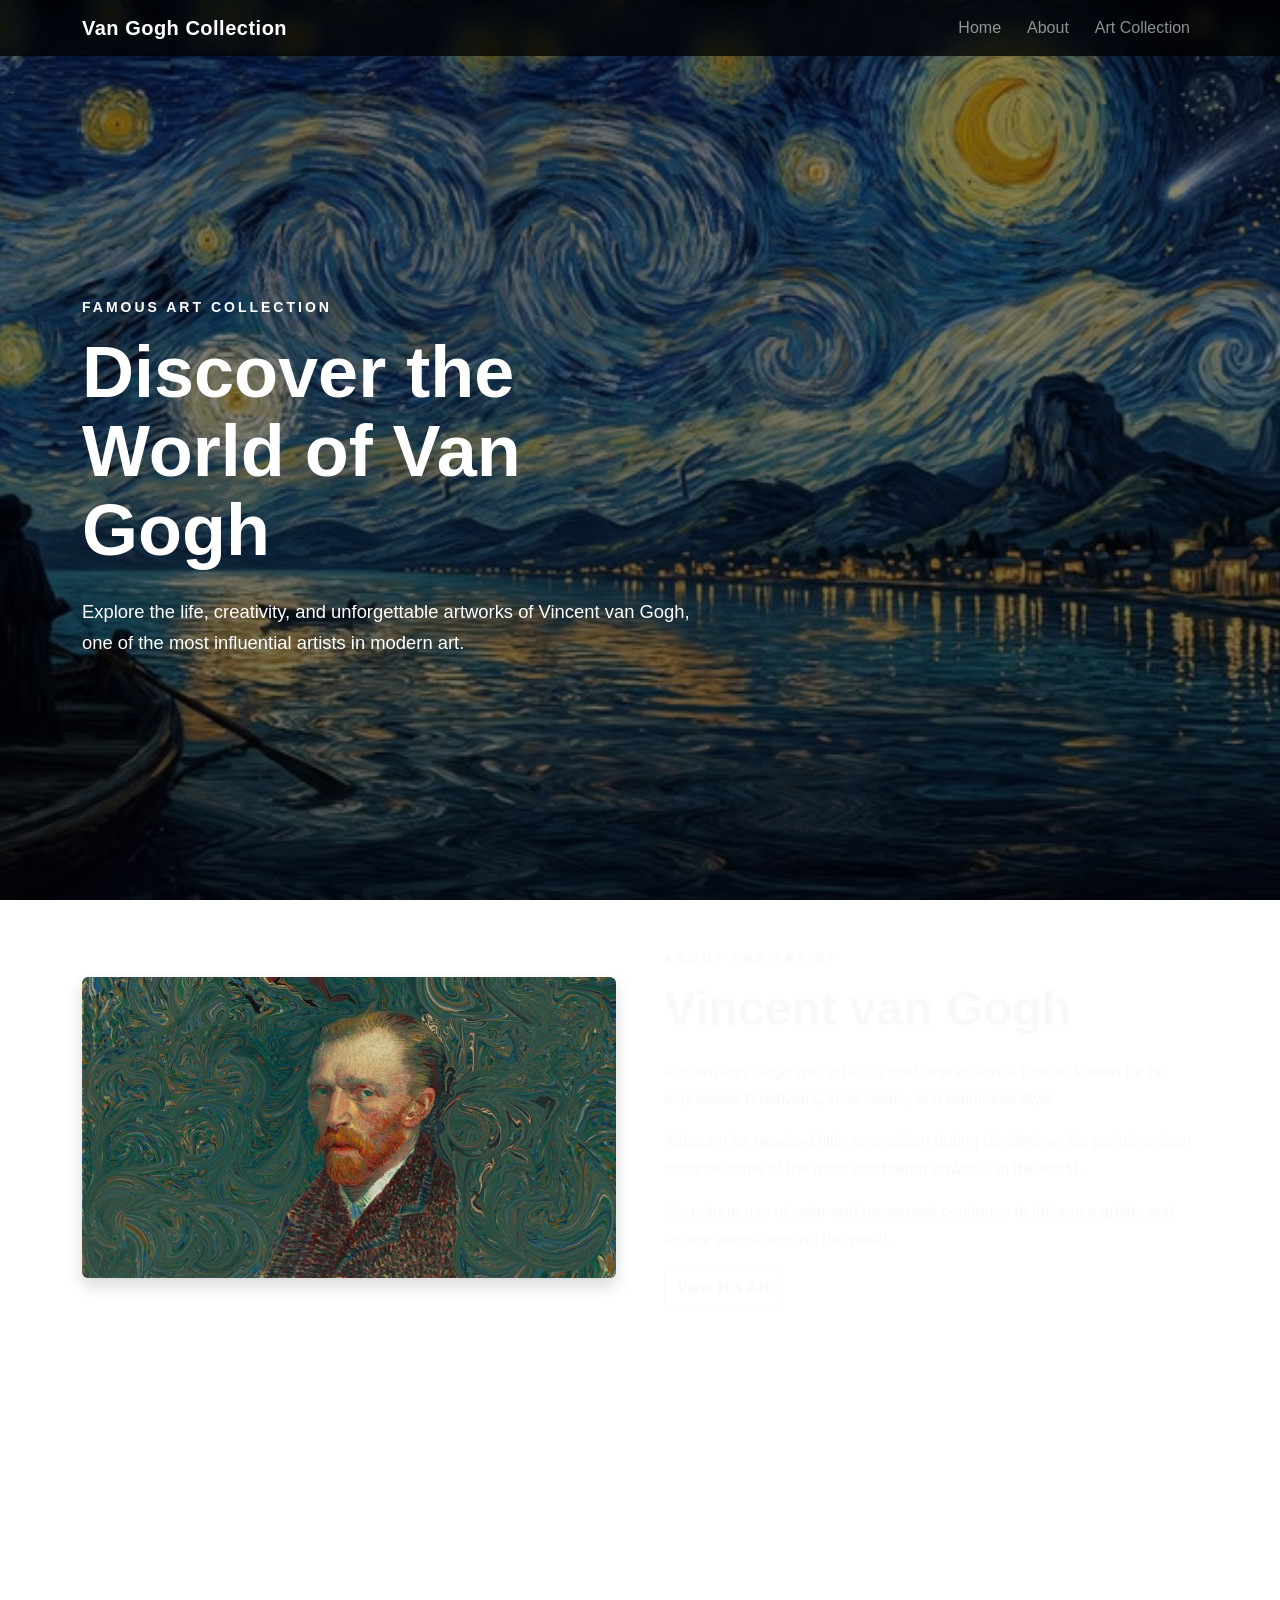
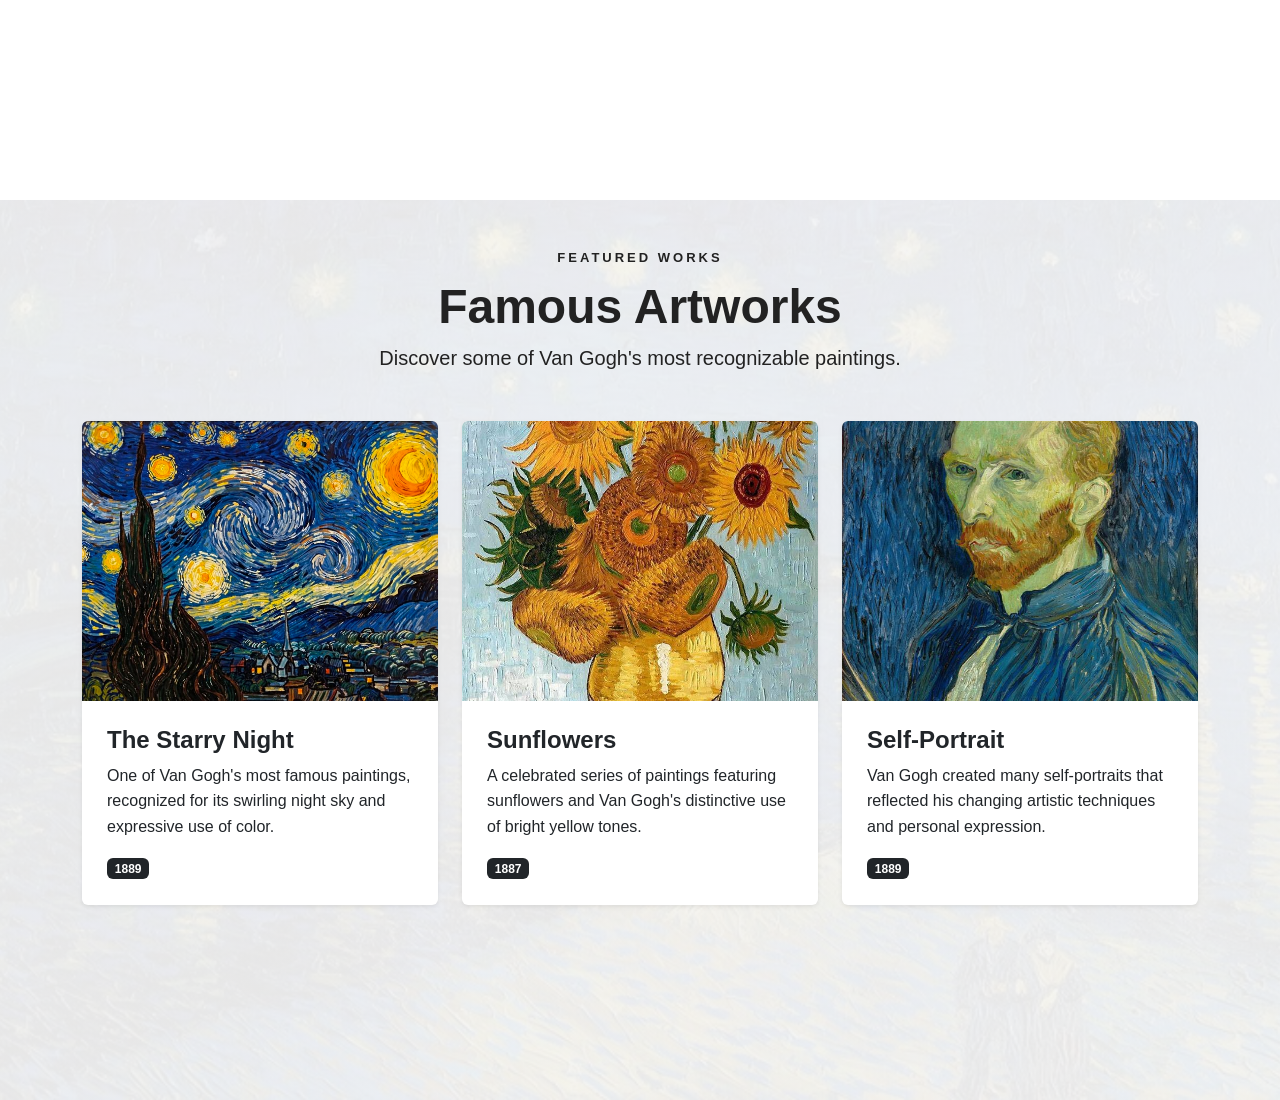
<file: index.html>
<!doctype html>
<html lang="en">
  <head>
    <meta charset="utf-8" />

    <meta name="viewport" content="width=device-width, initial-scale=1" />

    <title>Van Gogh Collection</title>

    <link
      href="https://cdn.jsdelivr.net/npm/bootstrap@5.3.8/dist/css/bootstrap.min.css"
      rel="stylesheet"
      integrity="sha384-sRIl4kxILFvY47J16cr9ZwB07vP4J8+LH7qKQnuqkuIAvNWLzeN8tE5YBujZqJLB"
      crossorigin="anonymous"
    />

    <link rel="stylesheet" href="landing.css" />
  </head>

  <body>
    <header>
      <nav
        class="navbar navbar-expand-lg navbar-dark fixed-top"
        aria-label="Main navigation"
      >
        <div class="container">
          <a class="navbar-brand fw-bold" href="#home"> Van Gogh Collection </a>

          <button
            class="navbar-toggler"
            type="button"
            data-bs-toggle="collapse"
            data-bs-target="#mainNavigation"
            aria-controls="mainNavigation"
            aria-expanded="false"
            aria-label="Toggle navigation"
          >
            <span class="navbar-toggler-icon"></span>
          </button>

          <div class="collapse navbar-collapse" id="mainNavigation">
            <ul class="navbar-nav ms-auto">
              <li class="nav-item">
                <a class="nav-link" href="#home"> Home </a>
              </li>

              <li class="nav-item">
                <a class="nav-link" href="#about"> About </a>
              </li>

              <li class="nav-item">
                <a class="nav-link" href="#collection"> Art Collection </a>
              </li>
            </ul>
          </div>
        </div>
      </nav>
    </header>

    <main>
      <section
        id="home"
        class="hero-section d-flex align-items-center"
        aria-labelledby="home-title"
      >
        <div class="container">
          <div class="row">
            <div class="col-lg-7 col-md-9">
              <p class="hero-subtitle">FAMOUS ART COLLECTION</p>

              <h1 id="home-title" class="display-2 fw-bold">
                Discover the World of Van Gogh
              </h1>

              <p class="hero-text">
                Explore the life, creativity, and unforgettable artworks of
                Vincent van Gogh, one of the most influential artists in modern
                art.
              </p>
            </div>
          </div>
        </div>
      </section>

      <section
        id="about"
        class="about-section py-5"
        aria-labelledby="about-title"
      >
        <div class="container">
          <div class="row align-items-center g-5">
            <div class="col-lg-6">
              <img
                src="images/Vincent.jpg"
                class="img-fluid rounded shadow about-image"
                alt="Artwork representing Vincent van Gogh's artistic style"
              />
            </div>

            <div class="col-lg-6">
              <p class="section-label text-light">ABOUT THE ARTIST</p>

              <h2 id="about-title" class="display-5 fw-bold text-light">
                Vincent van Gogh
              </h2>

              <p class="text-light">
                Vincent van Gogh was a Dutch post-impressionist painter known
                for his expressive brushwork, vivid colors, and emotional style.
              </p>

              <p class="text-light">
                Although he received little recognition during his lifetime, his
                paintings later became some of the most celebrated artworks in
                the world.
              </p>

              <p class="text-light">
                His unique use of color and movement continues to influence
                artists and inspire people around the world.
              </p>

              <a href="#collection" class="btn btn-outline-light fw-bold">
                View His Art
              </a>
            </div>
          </div>
        </div>
      </section>

      <section
        id="collection"
        class="collection-section py-5"
        aria-labelledby="collection-title"
      >
        <div class="container">
          <!-- Section heading -->
          <div class="text-center mb-5">
            <p class="section-label">FEATURED WORKS</p>

            <h2 id="collection-title" class="display-5 fw-bold">
              Famous Artworks
            </h2>

            <p class="lead">
              Discover some of Van Gogh's most recognizable paintings.
            </p>
          </div>

          <div class="row g-4">
            <!-- Artwork 1 -->
            <div class="col-12 col-md-6 col-lg-4">
              <article class="card artwork-card h-100 shadow-sm">
                <img
                  src="images/starry.jpg"
                  class="card-img-top artwork-image"
                  alt="The Starry Night artwork"
                />

                <div class="card-body">
                  <h3 class="card-title h4">The Starry Night</h3>

                  <p class="card-text">
                    One of Van Gogh's most famous paintings, recognized for its
                    swirling night sky and expressive use of color.
                  </p>

                  <span class="badge text-bg-dark"> 1889 </span>
                </div>
              </article>
            </div>

            <div class="col-12 col-md-6 col-lg-4">
              <article class="card artwork-card h-100 shadow-sm">
                <img
                  src="images/Sunflower.jpg"
                  class="card-img-top artwork-image"
                  alt="Sunflowers artwork by Vincent van Gogh"
                />

                <div class="card-body">
                  <h3 class="card-title h4">Sunflowers</h3>

                  <p class="card-text">
                    A celebrated series of paintings featuring sunflowers and
                    Van Gogh's distinctive use of bright yellow tones.
                  </p>

                  <span class="badge text-bg-dark"> 1887 </span>
                </div>
              </article>
            </div>

            <div class="col-12 col-md-6 col-lg-4">
              <article class="card artwork-card h-100 shadow-sm">
                <img
                  src="images/self.jpg"
                  class="card-img-top artwork-image"
                  alt="Self-portrait inspired artwork of Vincent van Gogh"
                />

                <div class="card-body">
                  <h3 class="card-title h4">Self-Portrait</h3>

                  <p class="card-text">
                    Van Gogh created many self-portraits that reflected his
                    changing artistic techniques and personal expression.
                  </p>

                  <span class="badge text-bg-dark"> 1889 </span>
                </div>
              </article>
            </div>
          </div>
        </div>
      </section>
    </main>

    <!-- Bootstrap JavaScript -->
    <script
      src="https://cdn.jsdelivr.net/npm/bootstrap@5.3.8/dist/js/bootstrap.bundle.min.js"
      integrity="sha384-FKyoEForCGlyvwx9Hj09JcYn3nv7wiPVlz7YYwJrWVcXK/BmnVDxM+D2scQbITxI"
      crossorigin="anonymous"
    ></script>
  </body>
</html>
</file>
<file: landing.css>
* {
  box-sizing: border-box;
}

html {
  scroll-behavior: smooth;
  scroll-padding-top: 70px;
}

body {
  margin: 0;
  font-family: Arial, Helvetica, sans-serif;
  color: #222;
}

/* Navbar */

.navbar {
  background: rgba(0, 0, 0, 0.75);
  backdrop-filter: blur(8px);
}

.navbar-brand {
  letter-spacing: 0.5px;
}

.nav-link {
  margin-left: 10px;
  transition: 0.3s ease;
}

.nav-link:hover {
  color: #ffc107 !important;
}

.hero-section {
  min-height: 100vh;

  background-image:
    linear-gradient(rgba(0, 0, 0, 0.45), rgba(0, 0, 0, 0.55)),
    url("images/first.jpg");

  background-size: cover;
  background-position: center;
  background-repeat: no-repeat;

  color: white;

  padding-top: 80px;
}

.hero-subtitle {
  font-size: 14px;
  font-weight: bold;
  letter-spacing: 3px;
  margin-bottom: 15px;
}

.hero-section h1 {
  line-height: 1.1;
}

.hero-text {
  font-size: 1.15rem;
  line-height: 1.7;
  max-width: 650px;
  margin: 25px 0;
}

/* Button */

.btn-primary {
  padding: 12px 24px;
  border: none;
}

.btn-primary:hover {
  transform: translateY(-2px);
}

/* About */

.about-section {
  min-height: 100vh;

  background-image:
    linear-gradient(rgb(99, 15, 15), rgba(252, 250, 250, 0)),
    url("images/second.jpg");

  background-size: cover;
  background-position: center;
  background-attachment: fixed;
}

.section-label {
  font-size: 13px;
  font-weight: bold;
  letter-spacing: 3px;
  margin-bottom: 10px;
  text-transform: uppercase;
}

.about-section h2 {
  margin-bottom: 20px;
}

.about-section p {
  line-height: 1.7;
}

.about-image {
  width: 100%;
  max-height: 500px;
  object-fit: cover;
}

/* Collection */

.collection-section {
  min-height: 100vh;

  background-image:
    linear-gradient(rgba(245, 245, 245, 0.94), rgba(245, 245, 245, 0.94)),
    url("images/third.jpg");

  background-size: cover;
  background-position: center;
}

.collection-section .lead {
  max-width: 650px;
  margin: 0 auto;
}

/* Cards */

.artwork-card {
  border: none;
  overflow: hidden;
  transition:
    transform 0.3s ease,
    box-shadow 0.3s ease;
}

.artwork-card:hover {
  transform: translateY(-8px);
}

.artwork-image {
  width: 100%;
  height: 280px;
  object-fit: cover;
}

.card-body {
  padding: 25px;
}

.card-title {
  font-weight: bold;
}

.card-text {
  line-height: 1.6;
}

/* Responsive */

@media (max-width: 991px) {
  .hero-section {
    text-align: center;
  }

  .hero-text {
    margin-left: auto;
    margin-right: auto;
  }
}

@media (max-width: 768px) {
  .hero-section {
    min-height: 90vh;
  }

  .hero-section h1 {
    font-size: 3rem;
  }

  .about-section,
  .collection-section {
    background-attachment: scroll;
  }

  .artwork-image {
    height: 250px;
  }
}

@media (max-width: 576px) {
  .hero-section {
    padding: 100px 20px 60px;
  }

  .hero-section h1 {
    font-size: 2.3rem;
  }

  .hero-text {
    font-size: 1rem;
  }

  .navbar-brand {
    font-size: 16px;
  }

  .artwork-image {
    height: 220px;
  }
}
</file>
